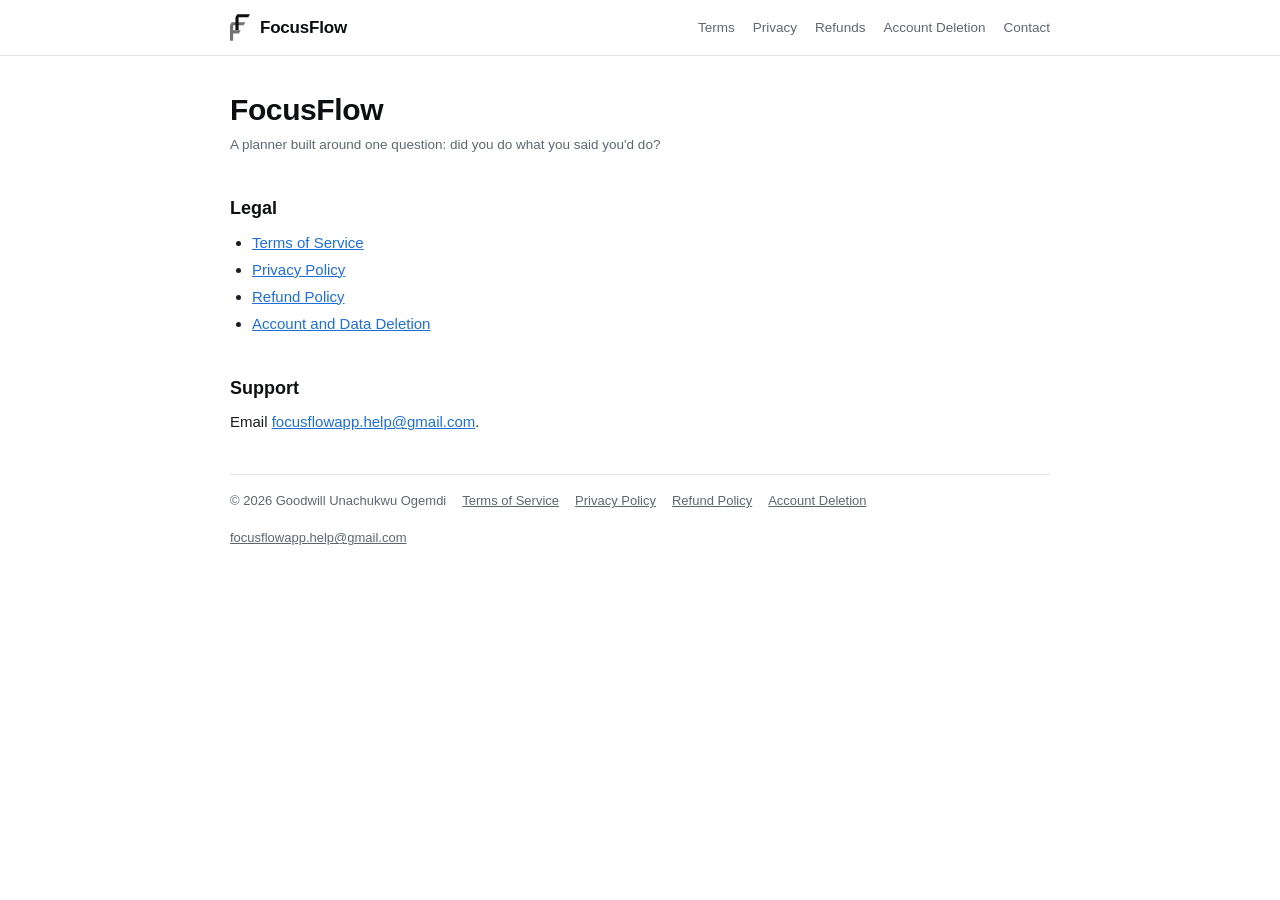
<file: index.html>
<!doctype html>
<html lang="en">
<head>
<meta charset="utf-8">
<meta name="viewport" content="width=device-width, initial-scale=1">
<title>FocusFlow</title>
<meta name="description" content="FocusFlow: a planner built around one question — did you do what you said you'd do?">
<link rel="stylesheet" href="style.css?v=4">
</head>
<body>
<div class="top"><div class="in"><svg width="20" height="27" viewBox="92 71 165 219" aria-hidden="true"><polygon points="105.8,137 218.9,137 205.1,161 118,161 118,204 180.3,204 165.8,229 118,229 118,290 92,290 92,161" fill="#737373"/><polygon points="137,96 151.4,71 257,71 242.6,96 163,96 163,204 137,204" fill="currentColor" style="color:var(--head)"/></svg><a class="brand" href="./">FocusFlow</a><div class="links"><a href="terms.html">Terms</a><a href="privacy.html">Privacy</a><a href="refunds.html">Refunds</a><a href="delete-account.html">Account Deletion</a><a href="mailto:focusflowapp.help@gmail.com">Contact</a></div></div></div>
<main>
<h1>FocusFlow</h1>
<p class="meta">A planner built around one question: did you do what you said you'd do?</p>
<h2>Legal</h2>
<ul>
<li><a href="terms.html">Terms of Service</a></li>
<li><a href="privacy.html">Privacy Policy</a></li>
<li><a href="refunds.html">Refund Policy</a></li>
<li><a href="delete-account.html">Account and Data Deletion</a></li>
</ul>
<h2>Support</h2>
<p>Email <a href="mailto:focusflowapp.help@gmail.com">focusflowapp.help@gmail.com</a>.</p>
<footer><span>&copy; 2026 Goodwill Unachukwu Ogemdi</span><a href="terms.html">Terms of Service</a><a href="privacy.html">Privacy Policy</a><a href="refunds.html">Refund Policy</a><a href="delete-account.html">Account Deletion</a><a href="mailto:focusflowapp.help@gmail.com">focusflowapp.help@gmail.com</a></footer>
</main>
</body>
</html>
</file>
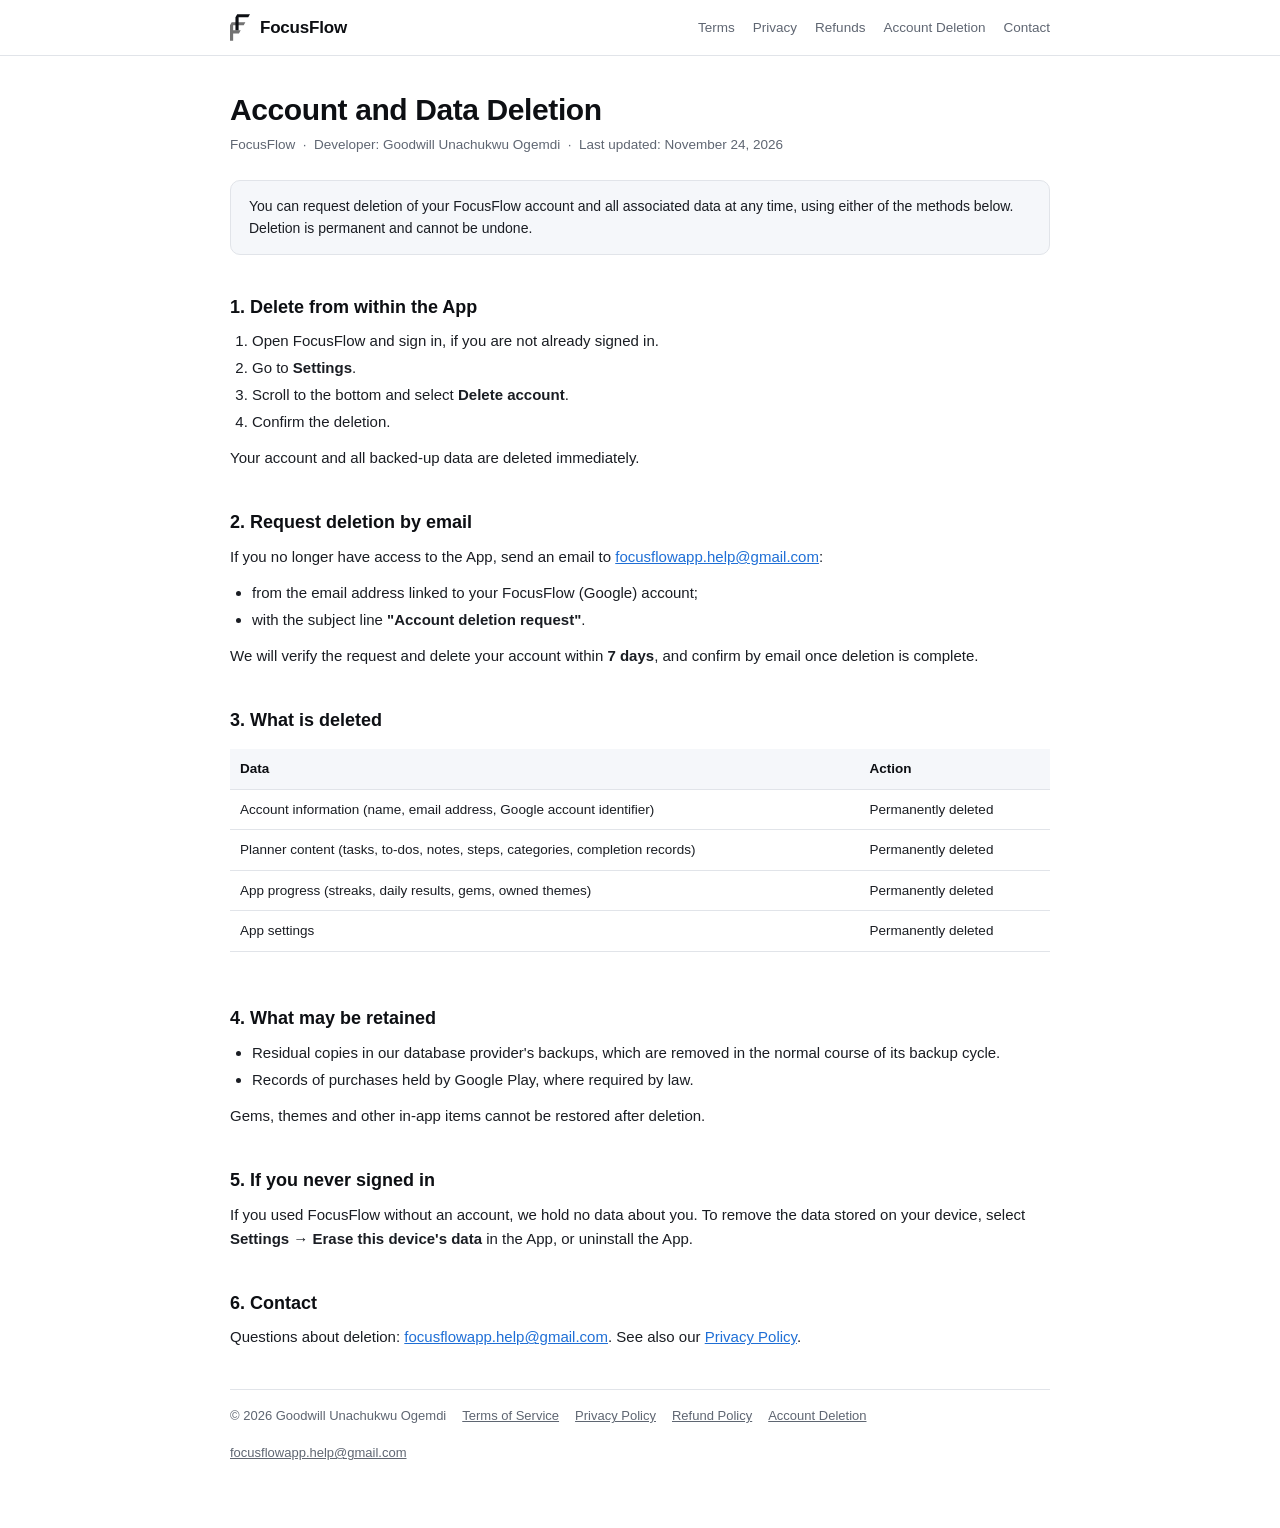
<file: delete-account.html>
<!doctype html>
<html lang="en">
<head>
<meta charset="utf-8">
<meta name="viewport" content="width=device-width, initial-scale=1">
<title>Delete Your FocusFlow Account</title>
<meta name="description" content="How to delete your FocusFlow account and associated data.">
<link rel="stylesheet" href="style.css?v=4">
</head>
<body>
<div class="top"><div class="in"><svg width="20" height="27" viewBox="92 71 165 219" aria-hidden="true"><polygon points="105.8,137 218.9,137 205.1,161 118,161 118,204 180.3,204 165.8,229 118,229 118,290 92,290 92,161" fill="#737373"/><polygon points="137,96 151.4,71 257,71 242.6,96 163,96 163,204 137,204" fill="currentColor" style="color:var(--head)"/></svg><a class="brand" href="./">FocusFlow</a><div class="links"><a href="terms.html">Terms</a><a href="privacy.html">Privacy</a><a href="refunds.html">Refunds</a><a href="delete-account.html">Account Deletion</a><a href="mailto:focusflowapp.help@gmail.com">Contact</a></div></div></div>
<main>
<h1>Account and Data Deletion</h1>
<p class="meta">FocusFlow &nbsp;·&nbsp; Developer: Goodwill Unachukwu Ogemdi &nbsp;·&nbsp; Last updated: November 24, 2026</p>

<div class="box">You can request deletion of your FocusFlow account and all associated data at any time, using either of the methods below. Deletion is permanent and cannot be undone.</div>

<h2>1. Delete from within the App</h2>
<ol>
<li>Open FocusFlow and sign in, if you are not already signed in.</li>
<li>Go to <strong>Settings</strong>.</li>
<li>Scroll to the bottom and select <strong>Delete account</strong>.</li>
<li>Confirm the deletion.</li>
</ol>
<p>Your account and all backed-up data are deleted immediately.</p>

<h2>2. Request deletion by email</h2>
<p>If you no longer have access to the App, send an email to <a href="mailto:focusflowapp.help@gmail.com?subject=Account%20deletion%20request">focusflowapp.help@gmail.com</a>:</p>
<ul>
<li>from the email address linked to your FocusFlow (Google) account;</li>
<li>with the subject line <strong>"Account deletion request"</strong>.</li>
</ul>
<p>We will verify the request and delete your account within <strong>7 days</strong>, and confirm by email once deletion is complete.</p>

<h2>3. What is deleted</h2>
<div class="wrap"><table>
<tr><th>Data</th><th>Action</th></tr>
<tr><td>Account information (name, email address, Google account identifier)</td><td>Permanently deleted</td></tr>
<tr><td>Planner content (tasks, to-dos, notes, steps, categories, completion records)</td><td>Permanently deleted</td></tr>
<tr><td>App progress (streaks, daily results, gems, owned themes)</td><td>Permanently deleted</td></tr>
<tr><td>App settings</td><td>Permanently deleted</td></tr>
</table></div>

<h2>4. What may be retained</h2>
<ul>
<li>Residual copies in our database provider's backups, which are removed in the normal course of its backup cycle.</li>
<li>Records of purchases held by Google Play, where required by law.</li>
</ul>
<p>Gems, themes and other in-app items cannot be restored after deletion.</p>

<h2>5. If you never signed in</h2>
<p>If you used FocusFlow without an account, we hold no data about you. To remove the data stored on your device, select <strong>Settings &rarr; Erase this device's data</strong> in the App, or uninstall the App.</p>

<h2>6. Contact</h2>
<p>Questions about deletion: <a href="mailto:focusflowapp.help@gmail.com">focusflowapp.help@gmail.com</a>. See also our <a href="privacy.html">Privacy Policy</a>.</p>
<footer><span>&copy; 2026 Goodwill Unachukwu Ogemdi</span><a href="terms.html">Terms of Service</a><a href="privacy.html">Privacy Policy</a><a href="refunds.html">Refund Policy</a><a href="delete-account.html">Account Deletion</a><a href="mailto:focusflowapp.help@gmail.com">focusflowapp.help@gmail.com</a></footer>
</main>
</body>
</html>
</file>
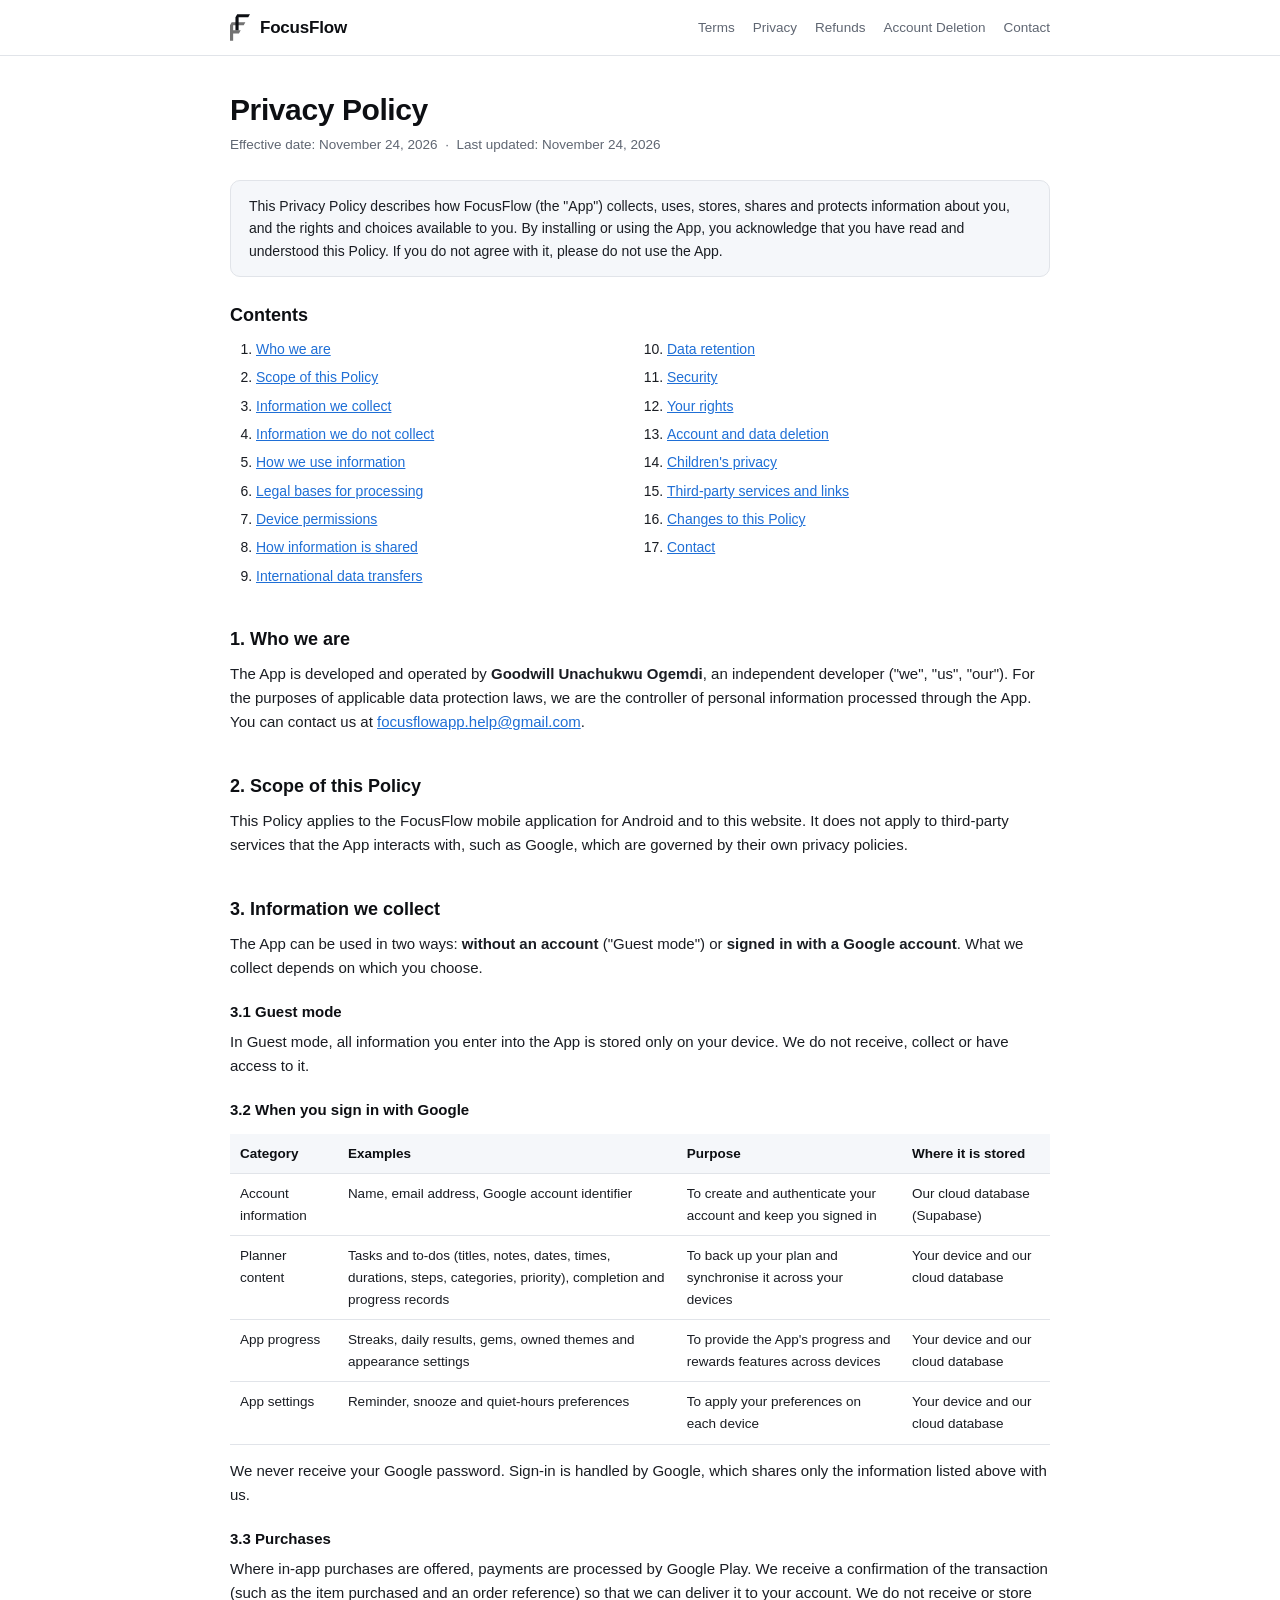
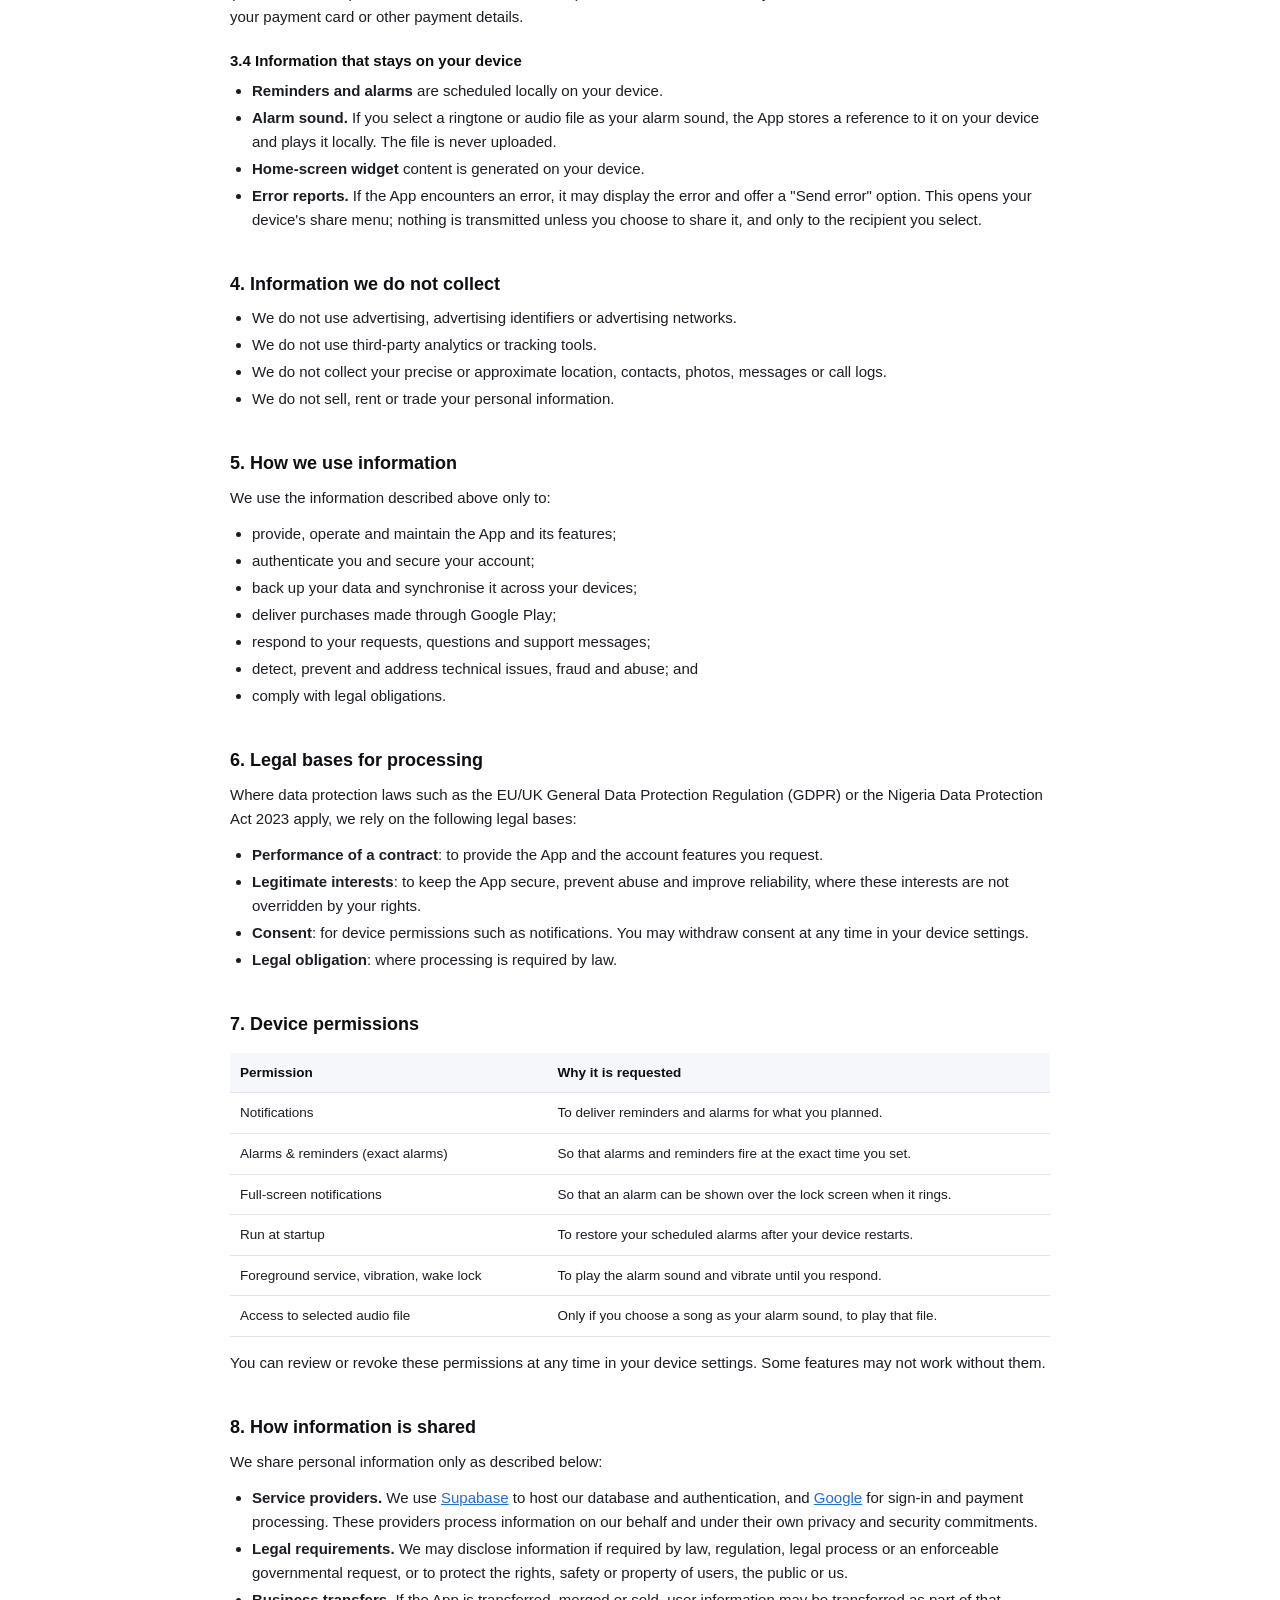
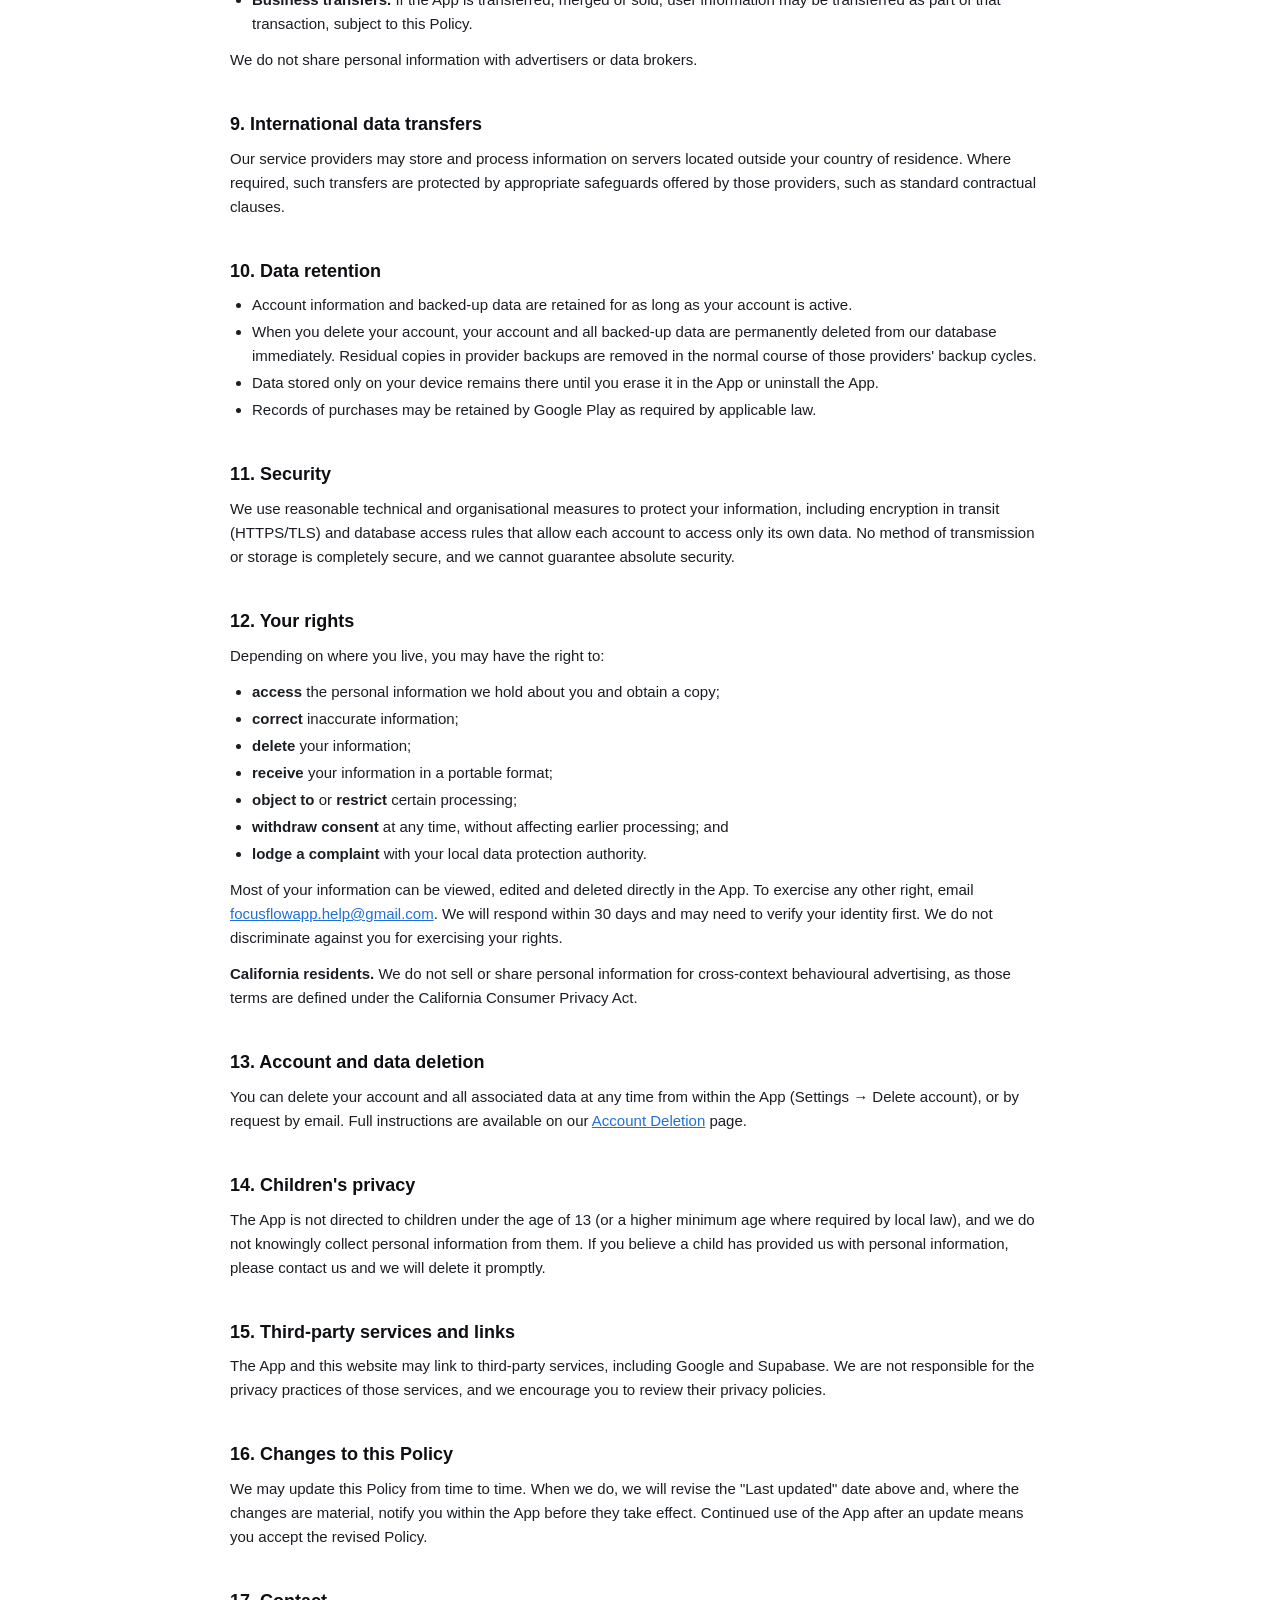
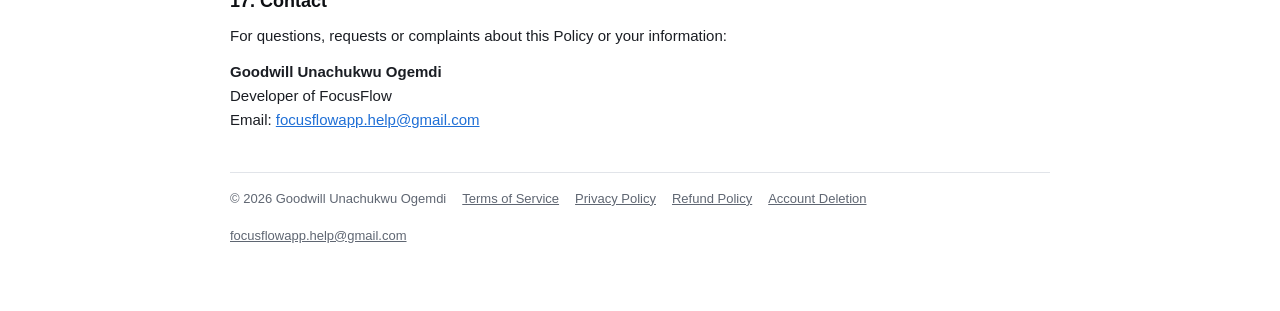
<file: privacy.html>
<!doctype html>
<html lang="en">
<head>
<meta charset="utf-8">
<meta name="viewport" content="width=device-width, initial-scale=1">
<title>FocusFlow Privacy Policy</title>
<meta name="description" content="How FocusFlow collects, uses, stores and protects your information.">
<link rel="stylesheet" href="style.css?v=4">
</head>
<body>
<div class="top"><div class="in"><svg width="20" height="27" viewBox="92 71 165 219" aria-hidden="true"><polygon points="105.8,137 218.9,137 205.1,161 118,161 118,204 180.3,204 165.8,229 118,229 118,290 92,290 92,161" fill="#737373"/><polygon points="137,96 151.4,71 257,71 242.6,96 163,96 163,204 137,204" fill="currentColor" style="color:var(--head)"/></svg><a class="brand" href="./">FocusFlow</a><div class="links"><a href="terms.html">Terms</a><a href="privacy.html">Privacy</a><a href="refunds.html">Refunds</a><a href="delete-account.html">Account Deletion</a><a href="mailto:focusflowapp.help@gmail.com">Contact</a></div></div></div>
<main>
<h1>Privacy Policy</h1>
<p class="meta">Effective date: November 24, 2026 &nbsp;·&nbsp; Last updated: November 24, 2026</p>

<div class="box">This Privacy Policy describes how FocusFlow (the "App") collects, uses, stores, shares and protects information about you, and the rights and choices available to you. By installing or using the App, you acknowledge that you have read and understood this Policy. If you do not agree with it, please do not use the App.</div>

<h2 style="margin-top:8px">Contents</h2>
<ol class="toc">
<li><a href="#s1">Who we are</a></li>
<li><a href="#s2">Scope of this Policy</a></li>
<li><a href="#s3">Information we collect</a></li>
<li><a href="#s4">Information we do not collect</a></li>
<li><a href="#s5">How we use information</a></li>
<li><a href="#s6">Legal bases for processing</a></li>
<li><a href="#s7">Device permissions</a></li>
<li><a href="#s8">How information is shared</a></li>
<li><a href="#s9">International data transfers</a></li>
<li><a href="#s10">Data retention</a></li>
<li><a href="#s11">Security</a></li>
<li><a href="#s12">Your rights</a></li>
<li><a href="#s13">Account and data deletion</a></li>
<li><a href="#s14">Children's privacy</a></li>
<li><a href="#s15">Third-party services and links</a></li>
<li><a href="#s16">Changes to this Policy</a></li>
<li><a href="#s17">Contact</a></li>
</ol>

<h2 id="s1">1. Who we are</h2>
<p>The App is developed and operated by <strong>Goodwill Unachukwu Ogemdi</strong>, an independent developer ("we", "us", "our"). For the purposes of applicable data protection laws, we are the controller of personal information processed through the App. You can contact us at <a href="mailto:focusflowapp.help@gmail.com">focusflowapp.help@gmail.com</a>.</p>

<h2 id="s2">2. Scope of this Policy</h2>
<p>This Policy applies to the FocusFlow mobile application for Android and to this website. It does not apply to third-party services that the App interacts with, such as Google, which are governed by their own privacy policies.</p>

<h2 id="s3">3. Information we collect</h2>
<p>The App can be used in two ways: <strong>without an account</strong> ("Guest mode") or <strong>signed in with a Google account</strong>. What we collect depends on which you choose.</p>

<h3>3.1 Guest mode</h3>
<p>In Guest mode, all information you enter into the App is stored only on your device. We do not receive, collect or have access to it.</p>

<h3>3.2 When you sign in with Google</h3>
<div class="wrap"><table>
<tr><th>Category</th><th>Examples</th><th>Purpose</th><th>Where it is stored</th></tr>
<tr><td>Account information</td><td>Name, email address, Google account identifier</td><td>To create and authenticate your account and keep you signed in</td><td>Our cloud database (Supabase)</td></tr>
<tr><td>Planner content</td><td>Tasks and to-dos (titles, notes, dates, times, durations, steps, categories, priority), completion and progress records</td><td>To back up your plan and synchronise it across your devices</td><td>Your device and our cloud database</td></tr>
<tr><td>App progress</td><td>Streaks, daily results, gems, owned themes and appearance settings</td><td>To provide the App's progress and rewards features across devices</td><td>Your device and our cloud database</td></tr>
<tr><td>App settings</td><td>Reminder, snooze and quiet-hours preferences</td><td>To apply your preferences on each device</td><td>Your device and our cloud database</td></tr>
</table></div>
<p>We never receive your Google password. Sign-in is handled by Google, which shares only the information listed above with us.</p>

<h3>3.3 Purchases</h3>
<p>Where in-app purchases are offered, payments are processed by Google Play. We receive a confirmation of the transaction (such as the item purchased and an order reference) so that we can deliver it to your account. We do not receive or store your payment card or other payment details.</p>

<h3>3.4 Information that stays on your device</h3>
<ul>
<li><strong>Reminders and alarms</strong> are scheduled locally on your device.</li>
<li><strong>Alarm sound.</strong> If you select a ringtone or audio file as your alarm sound, the App stores a reference to it on your device and plays it locally. The file is never uploaded.</li>
<li><strong>Home-screen widget</strong> content is generated on your device.</li>
<li><strong>Error reports.</strong> If the App encounters an error, it may display the error and offer a "Send error" option. This opens your device's share menu; nothing is transmitted unless you choose to share it, and only to the recipient you select.</li>
</ul>

<h2 id="s4">4. Information we do not collect</h2>
<ul>
<li>We do not use advertising, advertising identifiers or advertising networks.</li>
<li>We do not use third-party analytics or tracking tools.</li>
<li>We do not collect your precise or approximate location, contacts, photos, messages or call logs.</li>
<li>We do not sell, rent or trade your personal information.</li>
</ul>

<h2 id="s5">5. How we use information</h2>
<p>We use the information described above only to:</p>
<ul>
<li>provide, operate and maintain the App and its features;</li>
<li>authenticate you and secure your account;</li>
<li>back up your data and synchronise it across your devices;</li>
<li>deliver purchases made through Google Play;</li>
<li>respond to your requests, questions and support messages;</li>
<li>detect, prevent and address technical issues, fraud and abuse; and</li>
<li>comply with legal obligations.</li>
</ul>

<h2 id="s6">6. Legal bases for processing</h2>
<p>Where data protection laws such as the EU/UK General Data Protection Regulation (GDPR) or the Nigeria Data Protection Act 2023 apply, we rely on the following legal bases:</p>
<ul>
<li><strong>Performance of a contract</strong>: to provide the App and the account features you request.</li>
<li><strong>Legitimate interests</strong>: to keep the App secure, prevent abuse and improve reliability, where these interests are not overridden by your rights.</li>
<li><strong>Consent</strong>: for device permissions such as notifications. You may withdraw consent at any time in your device settings.</li>
<li><strong>Legal obligation</strong>: where processing is required by law.</li>
</ul>

<h2 id="s7">7. Device permissions</h2>
<div class="wrap"><table>
<tr><th>Permission</th><th>Why it is requested</th></tr>
<tr><td>Notifications</td><td>To deliver reminders and alarms for what you planned.</td></tr>
<tr><td>Alarms &amp; reminders (exact alarms)</td><td>So that alarms and reminders fire at the exact time you set.</td></tr>
<tr><td>Full-screen notifications</td><td>So that an alarm can be shown over the lock screen when it rings.</td></tr>
<tr><td>Run at startup</td><td>To restore your scheduled alarms after your device restarts.</td></tr>
<tr><td>Foreground service, vibration, wake lock</td><td>To play the alarm sound and vibrate until you respond.</td></tr>
<tr><td>Access to selected audio file</td><td>Only if you choose a song as your alarm sound, to play that file.</td></tr>
</table></div>
<p>You can review or revoke these permissions at any time in your device settings. Some features may not work without them.</p>

<h2 id="s8">8. How information is shared</h2>
<p>We share personal information only as described below:</p>
<ul>
<li><strong>Service providers.</strong> We use <a href="https://supabase.com/privacy">Supabase</a> to host our database and authentication, and <a href="https://policies.google.com/privacy">Google</a> for sign-in and payment processing. These providers process information on our behalf and under their own privacy and security commitments.</li>
<li><strong>Legal requirements.</strong> We may disclose information if required by law, regulation, legal process or an enforceable governmental request, or to protect the rights, safety or property of users, the public or us.</li>
<li><strong>Business transfers.</strong> If the App is transferred, merged or sold, user information may be transferred as part of that transaction, subject to this Policy.</li>
</ul>
<p>We do not share personal information with advertisers or data brokers.</p>

<h2 id="s9">9. International data transfers</h2>
<p>Our service providers may store and process information on servers located outside your country of residence. Where required, such transfers are protected by appropriate safeguards offered by those providers, such as standard contractual clauses.</p>

<h2 id="s10">10. Data retention</h2>
<ul>
<li>Account information and backed-up data are retained for as long as your account is active.</li>
<li>When you delete your account, your account and all backed-up data are permanently deleted from our database immediately. Residual copies in provider backups are removed in the normal course of those providers' backup cycles.</li>
<li>Data stored only on your device remains there until you erase it in the App or uninstall the App.</li>
<li>Records of purchases may be retained by Google Play as required by applicable law.</li>
</ul>

<h2 id="s11">11. Security</h2>
<p>We use reasonable technical and organisational measures to protect your information, including encryption in transit (HTTPS/TLS) and database access rules that allow each account to access only its own data. No method of transmission or storage is completely secure, and we cannot guarantee absolute security.</p>

<h2 id="s12">12. Your rights</h2>
<p>Depending on where you live, you may have the right to:</p>
<ul>
<li><strong>access</strong> the personal information we hold about you and obtain a copy;</li>
<li><strong>correct</strong> inaccurate information;</li>
<li><strong>delete</strong> your information;</li>
<li><strong>receive</strong> your information in a portable format;</li>
<li><strong>object to</strong> or <strong>restrict</strong> certain processing;</li>
<li><strong>withdraw consent</strong> at any time, without affecting earlier processing; and</li>
<li><strong>lodge a complaint</strong> with your local data protection authority.</li>
</ul>
<p>Most of your information can be viewed, edited and deleted directly in the App. To exercise any other right, email <a href="mailto:focusflowapp.help@gmail.com">focusflowapp.help@gmail.com</a>. We will respond within 30 days and may need to verify your identity first. We do not discriminate against you for exercising your rights.</p>
<p><strong>California residents.</strong> We do not sell or share personal information for cross-context behavioural advertising, as those terms are defined under the California Consumer Privacy Act.</p>

<h2 id="s13">13. Account and data deletion</h2>
<p>You can delete your account and all associated data at any time from within the App (Settings &rarr; Delete account), or by request by email. Full instructions are available on our <a href="delete-account.html">Account Deletion</a> page.</p>

<h2 id="s14">14. Children's privacy</h2>
<p>The App is not directed to children under the age of 13 (or a higher minimum age where required by local law), and we do not knowingly collect personal information from them. If you believe a child has provided us with personal information, please contact us and we will delete it promptly.</p>

<h2 id="s15">15. Third-party services and links</h2>
<p>The App and this website may link to third-party services, including Google and Supabase. We are not responsible for the privacy practices of those services, and we encourage you to review their privacy policies.</p>

<h2 id="s16">16. Changes to this Policy</h2>
<p>We may update this Policy from time to time. When we do, we will revise the "Last updated" date above and, where the changes are material, notify you within the App before they take effect. Continued use of the App after an update means you accept the revised Policy.</p>

<h2 id="s17">17. Contact</h2>
<p>For questions, requests or complaints about this Policy or your information:</p>
<p><strong>Goodwill Unachukwu Ogemdi</strong><br>Developer of FocusFlow<br>Email: <a href="mailto:focusflowapp.help@gmail.com">focusflowapp.help@gmail.com</a></p>
<footer><span>&copy; 2026 Goodwill Unachukwu Ogemdi</span><a href="terms.html">Terms of Service</a><a href="privacy.html">Privacy Policy</a><a href="refunds.html">Refund Policy</a><a href="delete-account.html">Account Deletion</a><a href="mailto:focusflowapp.help@gmail.com">focusflowapp.help@gmail.com</a></footer>
</main>
</body>
</html>
</file>
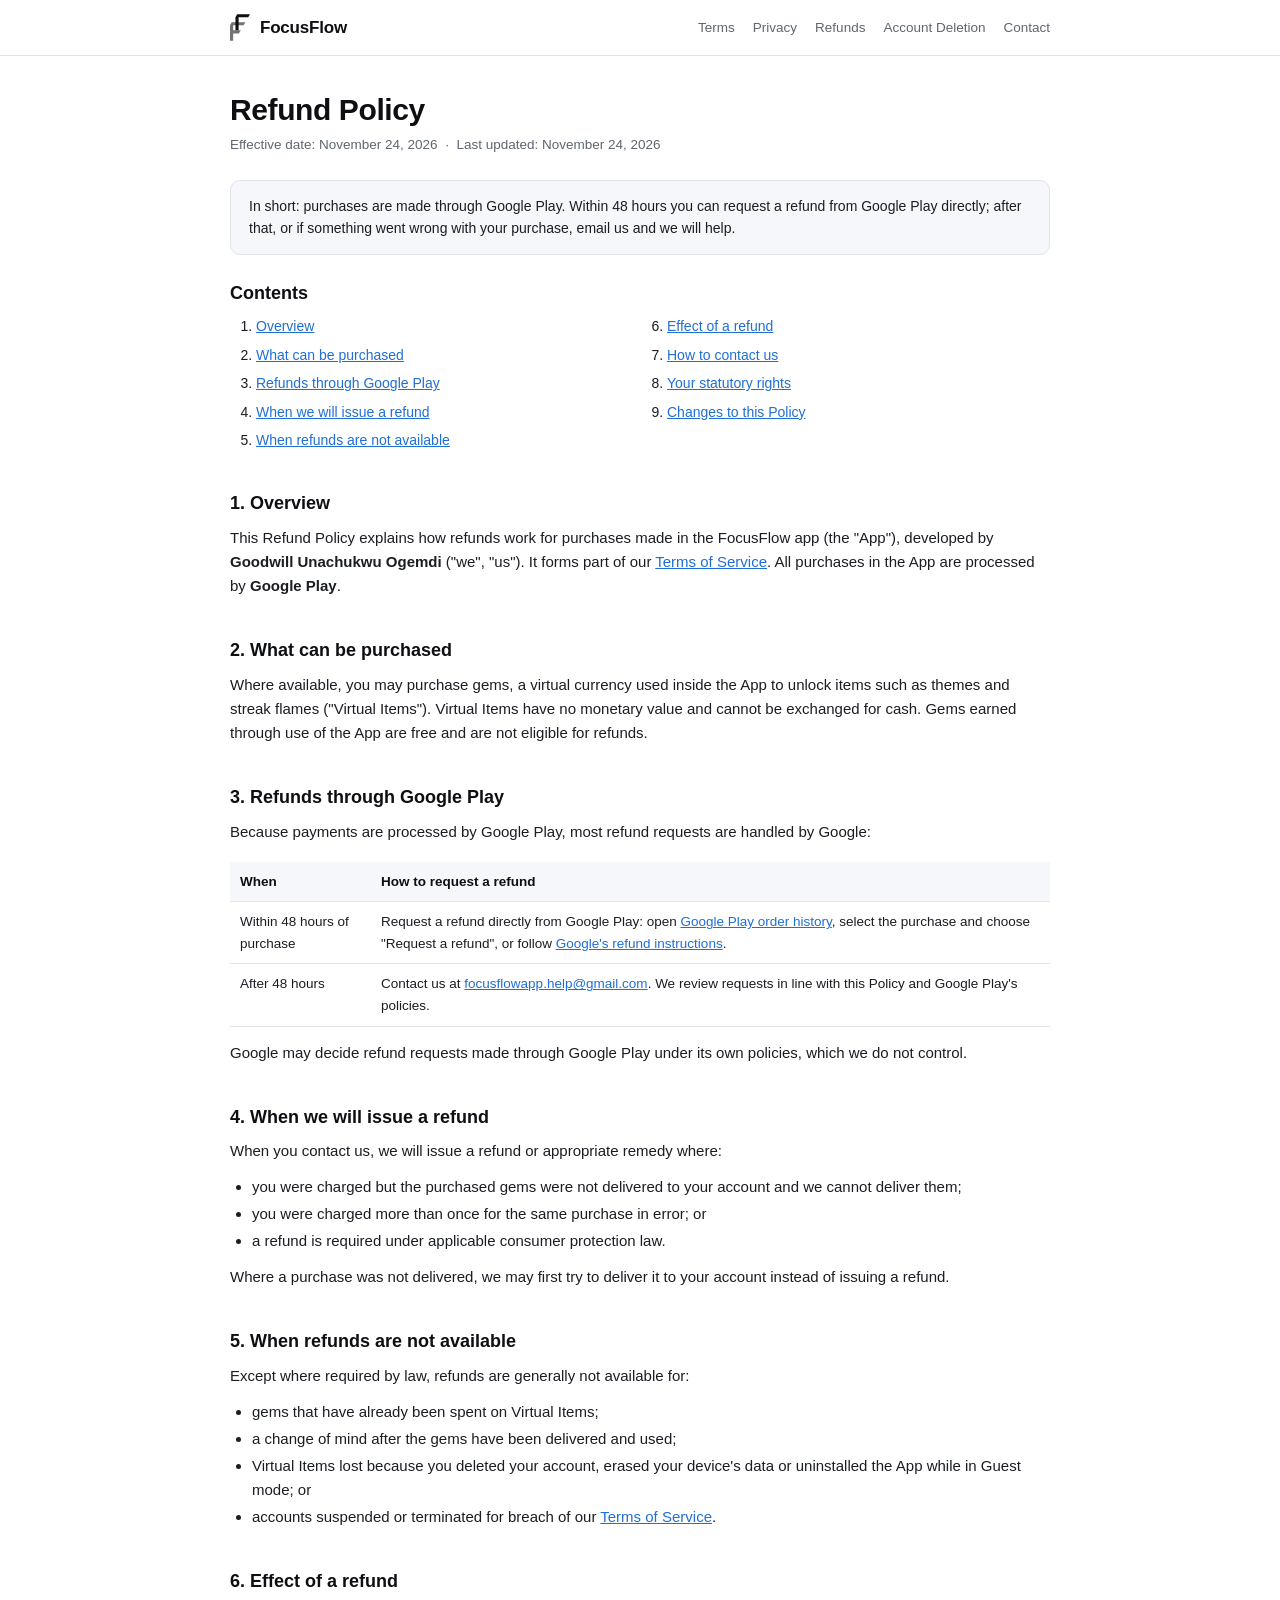
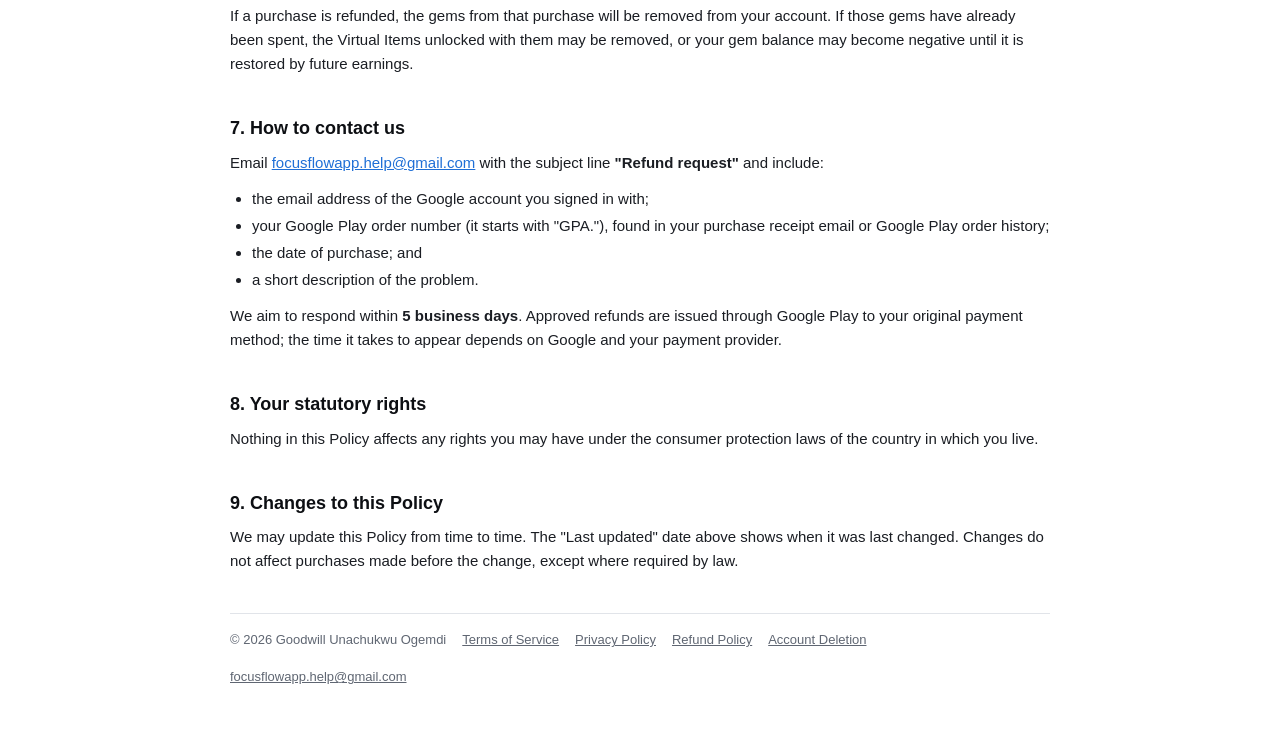
<file: refunds.html>
<!doctype html>
<html lang="en">
<head>
<meta charset="utf-8">
<meta name="viewport" content="width=device-width, initial-scale=1">
<title>FocusFlow Refund Policy</title>
<meta name="description" content="How refunds work for purchases in FocusFlow.">
<link rel="stylesheet" href="style.css?v=4">
</head>
<body>
<div class="top"><div class="in"><svg width="20" height="27" viewBox="92 71 165 219" aria-hidden="true"><polygon points="105.8,137 218.9,137 205.1,161 118,161 118,204 180.3,204 165.8,229 118,229 118,290 92,290 92,161" fill="#737373"/><polygon points="137,96 151.4,71 257,71 242.6,96 163,96 163,204 137,204" fill="currentColor" style="color:var(--head)"/></svg><a class="brand" href="./">FocusFlow</a><div class="links"><a href="terms.html">Terms</a><a href="privacy.html">Privacy</a><a href="refunds.html">Refunds</a><a href="delete-account.html">Account Deletion</a><a href="mailto:focusflowapp.help@gmail.com">Contact</a></div></div></div>
<main>
<h1>Refund Policy</h1>
<p class="meta">Effective date: November 24, 2026 &nbsp;·&nbsp; Last updated: November 24, 2026</p>
<div class="box">In short: purchases are made through Google Play. Within 48 hours you can request a refund from Google Play directly; after that, or if something went wrong with your purchase, email us and we will help.</div>
<h2 style="margin-top:8px">Contents</h2>
<ol class="toc">
<li><a href="#s1">Overview</a></li>
<li><a href="#s2">What can be purchased</a></li>
<li><a href="#s3">Refunds through Google Play</a></li>
<li><a href="#s4">When we will issue a refund</a></li>
<li><a href="#s5">When refunds are not available</a></li>
<li><a href="#s6">Effect of a refund</a></li>
<li><a href="#s7">How to contact us</a></li>
<li><a href="#s8">Your statutory rights</a></li>
<li><a href="#s9">Changes to this Policy</a></li>
</ol>

<h2 id="s1">1. Overview</h2>
<p>This Refund Policy explains how refunds work for purchases made in the FocusFlow app (the "App"), developed by <strong>Goodwill Unachukwu Ogemdi</strong> ("we", "us"). It forms part of our <a href="terms.html">Terms of Service</a>. All purchases in the App are processed by <strong>Google Play</strong>.</p>

<h2 id="s2">2. What can be purchased</h2>
<p>Where available, you may purchase gems, a virtual currency used inside the App to unlock items such as themes and streak flames ("Virtual Items"). Virtual Items have no monetary value and cannot be exchanged for cash. Gems earned through use of the App are free and are not eligible for refunds.</p>

<h2 id="s3">3. Refunds through Google Play</h2>
<p>Because payments are processed by Google Play, most refund requests are handled by Google:</p>
<div class="wrap"><table>
<tr><th>When</th><th>How to request a refund</th></tr>
<tr><td>Within 48 hours of purchase</td><td>Request a refund directly from Google Play: open <a href="https://play.google.com/store/account/orderhistory">Google Play order history</a>, select the purchase and choose "Request a refund", or follow <a href="https://support.google.com/googleplay/answer/2479637">Google's refund instructions</a>.</td></tr>
<tr><td>After 48 hours</td><td>Contact us at <a href="mailto:focusflowapp.help@gmail.com">focusflowapp.help@gmail.com</a>. We review requests in line with this Policy and Google Play's policies.</td></tr>
</table></div>
<p>Google may decide refund requests made through Google Play under its own policies, which we do not control.</p>

<h2 id="s4">4. When we will issue a refund</h2>
<p>When you contact us, we will issue a refund or appropriate remedy where:</p>
<ul>
<li>you were charged but the purchased gems were not delivered to your account and we cannot deliver them;</li>
<li>you were charged more than once for the same purchase in error; or</li>
<li>a refund is required under applicable consumer protection law.</li>
</ul>
<p>Where a purchase was not delivered, we may first try to deliver it to your account instead of issuing a refund.</p>

<h2 id="s5">5. When refunds are not available</h2>
<p>Except where required by law, refunds are generally not available for:</p>
<ul>
<li>gems that have already been spent on Virtual Items;</li>
<li>a change of mind after the gems have been delivered and used;</li>
<li>Virtual Items lost because you deleted your account, erased your device's data or uninstalled the App while in Guest mode; or</li>
<li>accounts suspended or terminated for breach of our <a href="terms.html">Terms of Service</a>.</li>
</ul>

<h2 id="s6">6. Effect of a refund</h2>
<p>If a purchase is refunded, the gems from that purchase will be removed from your account. If those gems have already been spent, the Virtual Items unlocked with them may be removed, or your gem balance may become negative until it is restored by future earnings.</p>

<h2 id="s7">7. How to contact us</h2>
<p>Email <a href="mailto:focusflowapp.help@gmail.com">focusflowapp.help@gmail.com</a> with the subject line <strong>"Refund request"</strong> and include:</p>
<ul>
<li>the email address of the Google account you signed in with;</li>
<li>your Google Play order number (it starts with "GPA."), found in your purchase receipt email or Google Play order history;</li>
<li>the date of purchase; and</li>
<li>a short description of the problem.</li>
</ul>
<p>We aim to respond within <strong>5 business days</strong>. Approved refunds are issued through Google Play to your original payment method; the time it takes to appear depends on Google and your payment provider.</p>

<h2 id="s8">8. Your statutory rights</h2>
<p>Nothing in this Policy affects any rights you may have under the consumer protection laws of the country in which you live.</p>

<h2 id="s9">9. Changes to this Policy</h2>
<p>We may update this Policy from time to time. The "Last updated" date above shows when it was last changed. Changes do not affect purchases made before the change, except where required by law.</p>
<footer><span>&copy; 2026 Goodwill Unachukwu Ogemdi</span><a href="terms.html">Terms of Service</a><a href="privacy.html">Privacy Policy</a><a href="refunds.html">Refund Policy</a><a href="delete-account.html">Account Deletion</a><a href="mailto:focusflowapp.help@gmail.com">focusflowapp.help@gmail.com</a></footer>
</main>
</body>
</html>
</file>
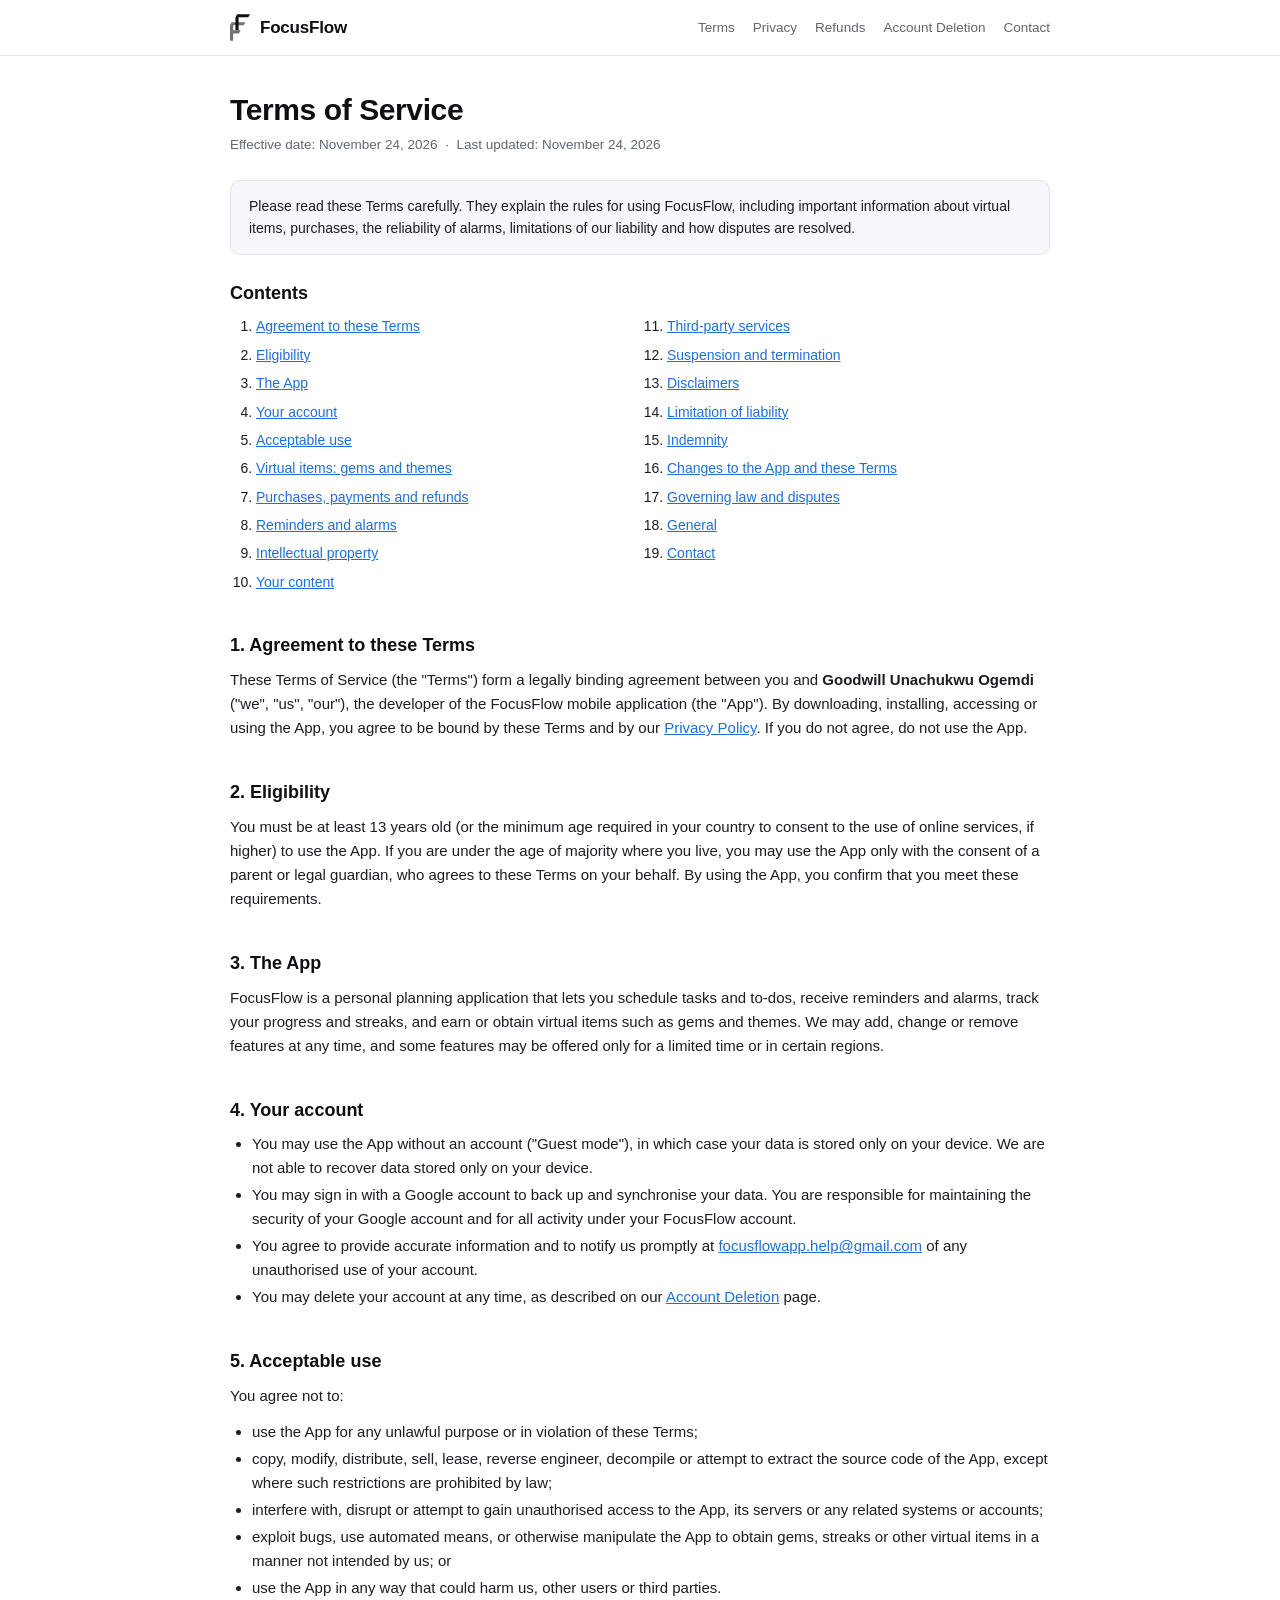
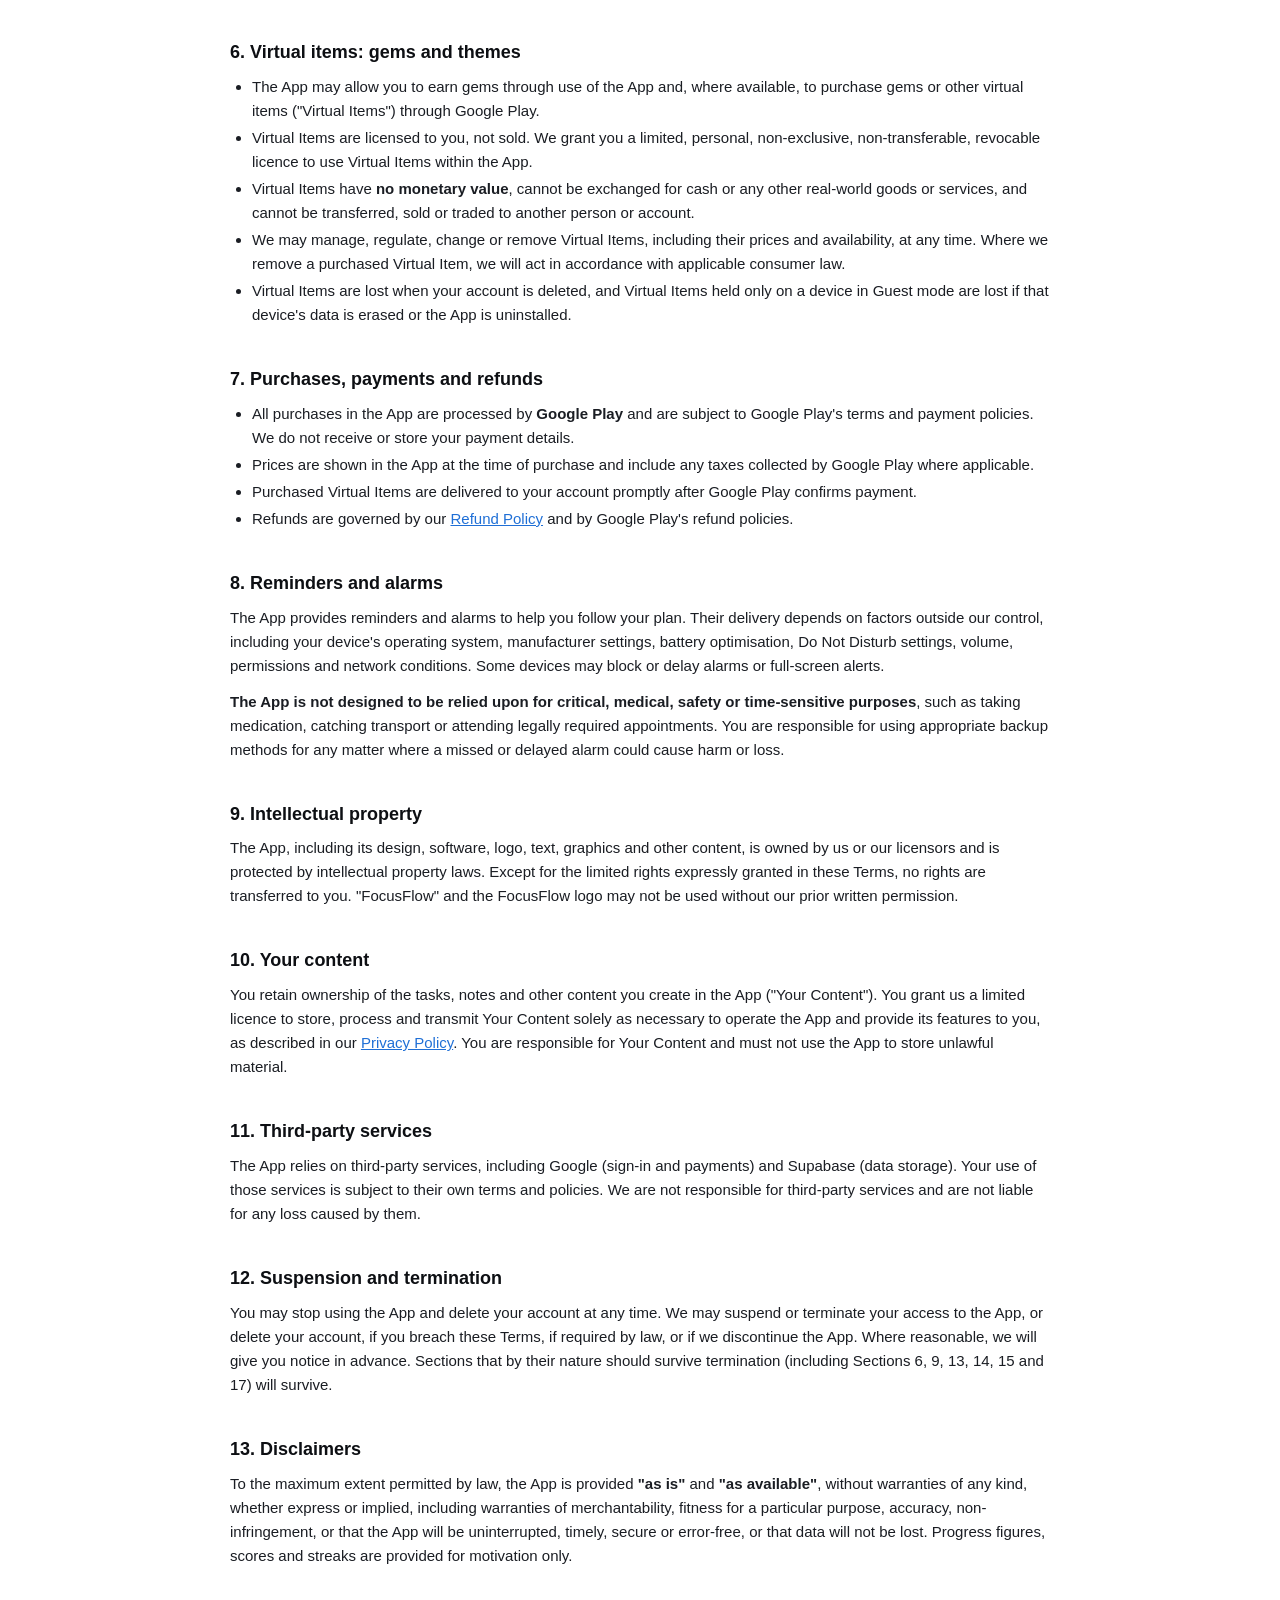
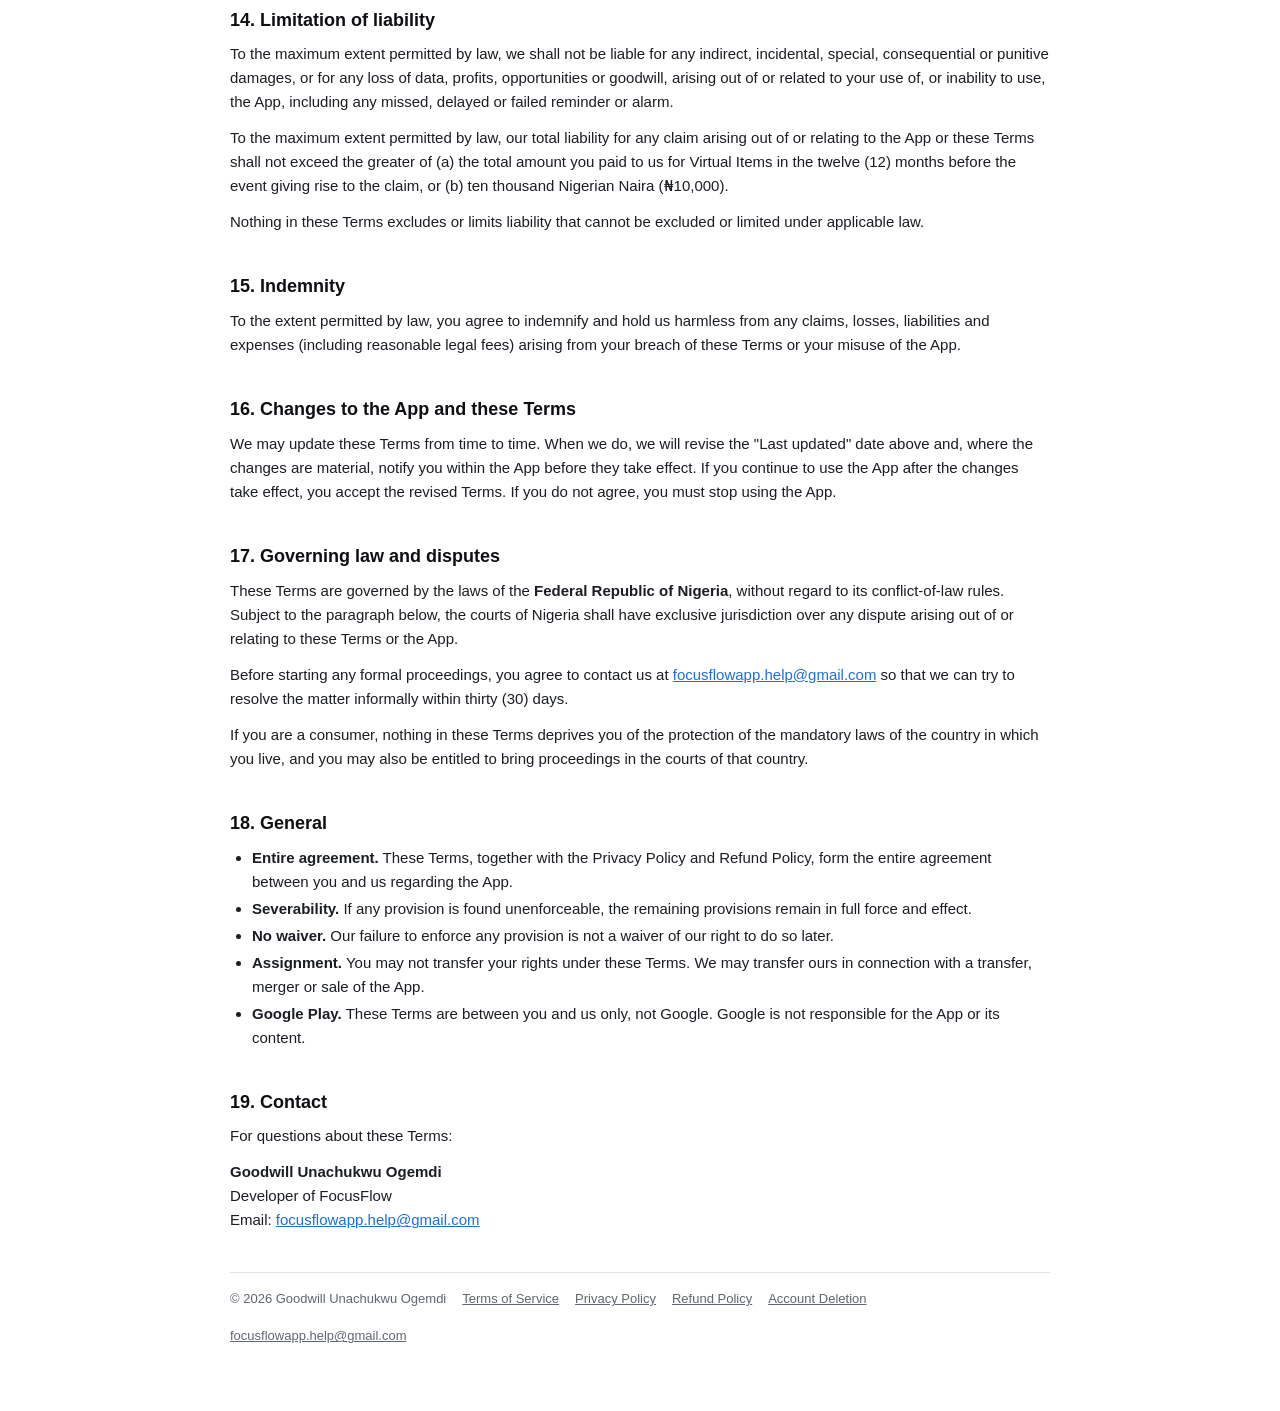
<file: terms.html>
<!doctype html>
<html lang="en">
<head>
<meta charset="utf-8">
<meta name="viewport" content="width=device-width, initial-scale=1">
<title>FocusFlow Terms of Service</title>
<meta name="description" content="The terms that govern your use of FocusFlow.">
<link rel="stylesheet" href="style.css?v=4">
</head>
<body>
<div class="top"><div class="in"><svg width="20" height="27" viewBox="92 71 165 219" aria-hidden="true"><polygon points="105.8,137 218.9,137 205.1,161 118,161 118,204 180.3,204 165.8,229 118,229 118,290 92,290 92,161" fill="#737373"/><polygon points="137,96 151.4,71 257,71 242.6,96 163,96 163,204 137,204" fill="currentColor" style="color:var(--head)"/></svg><a class="brand" href="./">FocusFlow</a><div class="links"><a href="terms.html">Terms</a><a href="privacy.html">Privacy</a><a href="refunds.html">Refunds</a><a href="delete-account.html">Account Deletion</a><a href="mailto:focusflowapp.help@gmail.com">Contact</a></div></div></div>
<main>
<h1>Terms of Service</h1>
<p class="meta">Effective date: November 24, 2026 &nbsp;·&nbsp; Last updated: November 24, 2026</p>
<div class="box">Please read these Terms carefully. They explain the rules for using FocusFlow, including important information about virtual items, purchases, the reliability of alarms, limitations of our liability and how disputes are resolved.</div>
<h2 style="margin-top:8px">Contents</h2>
<ol class="toc">
<li><a href="#s1">Agreement to these Terms</a></li>
<li><a href="#s2">Eligibility</a></li>
<li><a href="#s3">The App</a></li>
<li><a href="#s4">Your account</a></li>
<li><a href="#s5">Acceptable use</a></li>
<li><a href="#s6">Virtual items: gems and themes</a></li>
<li><a href="#s7">Purchases, payments and refunds</a></li>
<li><a href="#s8">Reminders and alarms</a></li>
<li><a href="#s9">Intellectual property</a></li>
<li><a href="#s10">Your content</a></li>
<li><a href="#s11">Third-party services</a></li>
<li><a href="#s12">Suspension and termination</a></li>
<li><a href="#s13">Disclaimers</a></li>
<li><a href="#s14">Limitation of liability</a></li>
<li><a href="#s15">Indemnity</a></li>
<li><a href="#s16">Changes to the App and these Terms</a></li>
<li><a href="#s17">Governing law and disputes</a></li>
<li><a href="#s18">General</a></li>
<li><a href="#s19">Contact</a></li>
</ol>

<h2 id="s1">1. Agreement to these Terms</h2>
<p>These Terms of Service (the "Terms") form a legally binding agreement between you and <strong>Goodwill Unachukwu Ogemdi</strong> ("we", "us", "our"), the developer of the FocusFlow mobile application (the "App"). By downloading, installing, accessing or using the App, you agree to be bound by these Terms and by our <a href="privacy.html">Privacy Policy</a>. If you do not agree, do not use the App.</p>

<h2 id="s2">2. Eligibility</h2>
<p>You must be at least 13 years old (or the minimum age required in your country to consent to the use of online services, if higher) to use the App. If you are under the age of majority where you live, you may use the App only with the consent of a parent or legal guardian, who agrees to these Terms on your behalf. By using the App, you confirm that you meet these requirements.</p>

<h2 id="s3">3. The App</h2>
<p>FocusFlow is a personal planning application that lets you schedule tasks and to-dos, receive reminders and alarms, track your progress and streaks, and earn or obtain virtual items such as gems and themes. We may add, change or remove features at any time, and some features may be offered only for a limited time or in certain regions.</p>

<h2 id="s4">4. Your account</h2>
<ul>
<li>You may use the App without an account ("Guest mode"), in which case your data is stored only on your device. We are not able to recover data stored only on your device.</li>
<li>You may sign in with a Google account to back up and synchronise your data. You are responsible for maintaining the security of your Google account and for all activity under your FocusFlow account.</li>
<li>You agree to provide accurate information and to notify us promptly at <a href="mailto:focusflowapp.help@gmail.com">focusflowapp.help@gmail.com</a> of any unauthorised use of your account.</li>
<li>You may delete your account at any time, as described on our <a href="delete-account.html">Account Deletion</a> page.</li>
</ul>

<h2 id="s5">5. Acceptable use</h2>
<p>You agree not to:</p>
<ul>
<li>use the App for any unlawful purpose or in violation of these Terms;</li>
<li>copy, modify, distribute, sell, lease, reverse engineer, decompile or attempt to extract the source code of the App, except where such restrictions are prohibited by law;</li>
<li>interfere with, disrupt or attempt to gain unauthorised access to the App, its servers or any related systems or accounts;</li>
<li>exploit bugs, use automated means, or otherwise manipulate the App to obtain gems, streaks or other virtual items in a manner not intended by us; or</li>
<li>use the App in any way that could harm us, other users or third parties.</li>
</ul>

<h2 id="s6">6. Virtual items: gems and themes</h2>
<ul>
<li>The App may allow you to earn gems through use of the App and, where available, to purchase gems or other virtual items ("Virtual Items") through Google Play.</li>
<li>Virtual Items are licensed to you, not sold. We grant you a limited, personal, non-exclusive, non-transferable, revocable licence to use Virtual Items within the App.</li>
<li>Virtual Items have <strong>no monetary value</strong>, cannot be exchanged for cash or any other real-world goods or services, and cannot be transferred, sold or traded to another person or account.</li>
<li>We may manage, regulate, change or remove Virtual Items, including their prices and availability, at any time. Where we remove a purchased Virtual Item, we will act in accordance with applicable consumer law.</li>
<li>Virtual Items are lost when your account is deleted, and Virtual Items held only on a device in Guest mode are lost if that device's data is erased or the App is uninstalled.</li>
</ul>

<h2 id="s7">7. Purchases, payments and refunds</h2>
<ul>
<li>All purchases in the App are processed by <strong>Google Play</strong> and are subject to Google Play's terms and payment policies. We do not receive or store your payment details.</li>
<li>Prices are shown in the App at the time of purchase and include any taxes collected by Google Play where applicable.</li>
<li>Purchased Virtual Items are delivered to your account promptly after Google Play confirms payment.</li>
<li>Refunds are governed by our <a href="refunds.html">Refund Policy</a> and by Google Play's refund policies.</li>
</ul>

<h2 id="s8">8. Reminders and alarms</h2>
<p>The App provides reminders and alarms to help you follow your plan. Their delivery depends on factors outside our control, including your device's operating system, manufacturer settings, battery optimisation, Do Not Disturb settings, volume, permissions and network conditions. Some devices may block or delay alarms or full-screen alerts.</p>
<p><strong>The App is not designed to be relied upon for critical, medical, safety or time-sensitive purposes</strong>, such as taking medication, catching transport or attending legally required appointments. You are responsible for using appropriate backup methods for any matter where a missed or delayed alarm could cause harm or loss.</p>

<h2 id="s9">9. Intellectual property</h2>
<p>The App, including its design, software, logo, text, graphics and other content, is owned by us or our licensors and is protected by intellectual property laws. Except for the limited rights expressly granted in these Terms, no rights are transferred to you. "FocusFlow" and the FocusFlow logo may not be used without our prior written permission.</p>

<h2 id="s10">10. Your content</h2>
<p>You retain ownership of the tasks, notes and other content you create in the App ("Your Content"). You grant us a limited licence to store, process and transmit Your Content solely as necessary to operate the App and provide its features to you, as described in our <a href="privacy.html">Privacy Policy</a>. You are responsible for Your Content and must not use the App to store unlawful material.</p>

<h2 id="s11">11. Third-party services</h2>
<p>The App relies on third-party services, including Google (sign-in and payments) and Supabase (data storage). Your use of those services is subject to their own terms and policies. We are not responsible for third-party services and are not liable for any loss caused by them.</p>

<h2 id="s12">12. Suspension and termination</h2>
<p>You may stop using the App and delete your account at any time. We may suspend or terminate your access to the App, or delete your account, if you breach these Terms, if required by law, or if we discontinue the App. Where reasonable, we will give you notice in advance. Sections that by their nature should survive termination (including Sections 6, 9, 13, 14, 15 and 17) will survive.</p>

<h2 id="s13">13. Disclaimers</h2>
<p>To the maximum extent permitted by law, the App is provided <strong>"as is"</strong> and <strong>"as available"</strong>, without warranties of any kind, whether express or implied, including warranties of merchantability, fitness for a particular purpose, accuracy, non-infringement, or that the App will be uninterrupted, timely, secure or error-free, or that data will not be lost. Progress figures, scores and streaks are provided for motivation only.</p>

<h2 id="s14">14. Limitation of liability</h2>
<p>To the maximum extent permitted by law, we shall not be liable for any indirect, incidental, special, consequential or punitive damages, or for any loss of data, profits, opportunities or goodwill, arising out of or related to your use of, or inability to use, the App, including any missed, delayed or failed reminder or alarm.</p>
<p>To the maximum extent permitted by law, our total liability for any claim arising out of or relating to the App or these Terms shall not exceed the greater of (a) the total amount you paid to us for Virtual Items in the twelve (12) months before the event giving rise to the claim, or (b) ten thousand Nigerian Naira (₦10,000).</p>
<p>Nothing in these Terms excludes or limits liability that cannot be excluded or limited under applicable law.</p>

<h2 id="s15">15. Indemnity</h2>
<p>To the extent permitted by law, you agree to indemnify and hold us harmless from any claims, losses, liabilities and expenses (including reasonable legal fees) arising from your breach of these Terms or your misuse of the App.</p>

<h2 id="s16">16. Changes to the App and these Terms</h2>
<p>We may update these Terms from time to time. When we do, we will revise the "Last updated" date above and, where the changes are material, notify you within the App before they take effect. If you continue to use the App after the changes take effect, you accept the revised Terms. If you do not agree, you must stop using the App.</p>

<h2 id="s17">17. Governing law and disputes</h2>
<p>These Terms are governed by the laws of the <strong>Federal Republic of Nigeria</strong>, without regard to its conflict-of-law rules. Subject to the paragraph below, the courts of Nigeria shall have exclusive jurisdiction over any dispute arising out of or relating to these Terms or the App.</p>
<p>Before starting any formal proceedings, you agree to contact us at <a href="mailto:focusflowapp.help@gmail.com">focusflowapp.help@gmail.com</a> so that we can try to resolve the matter informally within thirty (30) days.</p>
<p>If you are a consumer, nothing in these Terms deprives you of the protection of the mandatory laws of the country in which you live, and you may also be entitled to bring proceedings in the courts of that country.</p>

<h2 id="s18">18. General</h2>
<ul>
<li><strong>Entire agreement.</strong> These Terms, together with the Privacy Policy and Refund Policy, form the entire agreement between you and us regarding the App.</li>
<li><strong>Severability.</strong> If any provision is found unenforceable, the remaining provisions remain in full force and effect.</li>
<li><strong>No waiver.</strong> Our failure to enforce any provision is not a waiver of our right to do so later.</li>
<li><strong>Assignment.</strong> You may not transfer your rights under these Terms. We may transfer ours in connection with a transfer, merger or sale of the App.</li>
<li><strong>Google Play.</strong> These Terms are between you and us only, not Google. Google is not responsible for the App or its content.</li>
</ul>

<h2 id="s19">19. Contact</h2>
<p>For questions about these Terms:</p>
<p><strong>Goodwill Unachukwu Ogemdi</strong><br>Developer of FocusFlow<br>Email: <a href="mailto:focusflowapp.help@gmail.com">focusflowapp.help@gmail.com</a></p>
<footer><span>&copy; 2026 Goodwill Unachukwu Ogemdi</span><a href="terms.html">Terms of Service</a><a href="privacy.html">Privacy Policy</a><a href="refunds.html">Refund Policy</a><a href="delete-account.html">Account Deletion</a><a href="mailto:focusflowapp.help@gmail.com">focusflowapp.help@gmail.com</a></footer>
</main>
</body>
</html>
</file>
<file: style.css>
:root{--bg:#ffffff;--text:#1a1d23;--muted:#5f6672;--line:#e1e4e9;--accent:#1f6fd6;--card:#f5f7fa;--head:#0d0f13}
@media (prefers-color-scheme:dark){:root{--bg:#0b0d11;--text:#e3e7ed;--muted:#97a0ad;--line:#232831;--accent:#6bb8ff;--card:#12151b;--head:#f4f6f9}}
*{box-sizing:border-box}
html{-webkit-text-size-adjust:100%}
body{margin:0;background:var(--bg);color:var(--text);font:15px/1.6 -apple-system,BlinkMacSystemFont,"Segoe UI",Roboto,Inter,Helvetica,Arial,sans-serif}
.top{border-bottom:1px solid var(--line)}
.top .in{max-width:860px;margin:0 auto;padding:14px 20px;display:flex;align-items:center;gap:10px}
.top a.brand{color:var(--head);text-decoration:none;font-weight:800;font-size:17px;letter-spacing:-.2px}
.top .links{margin-left:auto;display:flex;gap:18px;font-size:13.5px}
.top .links a{color:var(--muted);text-decoration:none}
.top .links a:hover{color:var(--text)}
main{max-width:860px;margin:0 auto;padding:36px 20px 64px}
h1{font-size:30px;line-height:1.2;margin:0 0 6px;color:var(--head);letter-spacing:-.4px}
.meta{color:var(--muted);font-size:13.5px;margin:0 0 24px}
h2{font-size:18px;margin:34px 0 8px;color:var(--head);padding-top:4px}
h3{font-size:15px;margin:20px 0 6px;color:var(--head)}
p{margin:0 0 12px}
ul,ol{margin:0 0 12px;padding-left:22px}
li{margin:3px 0}
a{color:var(--accent)}
.muted{color:var(--muted)}
.box{background:var(--card);border:1px solid var(--line);border-radius:10px;padding:14px 18px;margin:0 0 20px;font-size:14px}
.toc{columns:2;column-gap:28px;font-size:14px;margin:0;padding-left:26px}
.toc li{break-inside:avoid;margin:0 0 6px}
table{width:100%;border-collapse:collapse;font-size:13.5px;margin:6px 0 14px}
th,td{text-align:left;vertical-align:top;padding:9px 10px;border-bottom:1px solid var(--line)}
th{color:var(--head);font-weight:700;background:var(--card)}
.wrap{overflow-x:auto}
footer{border-top:1px solid var(--line);margin-top:40px;padding-top:16px;font-size:13px;color:var(--muted);display:flex;flex-wrap:wrap;gap:16px}
footer a{color:var(--muted)}
@media (max-width:600px){.toc{columns:1}.top .links{display:none}h1{font-size:25px}}
</file>
